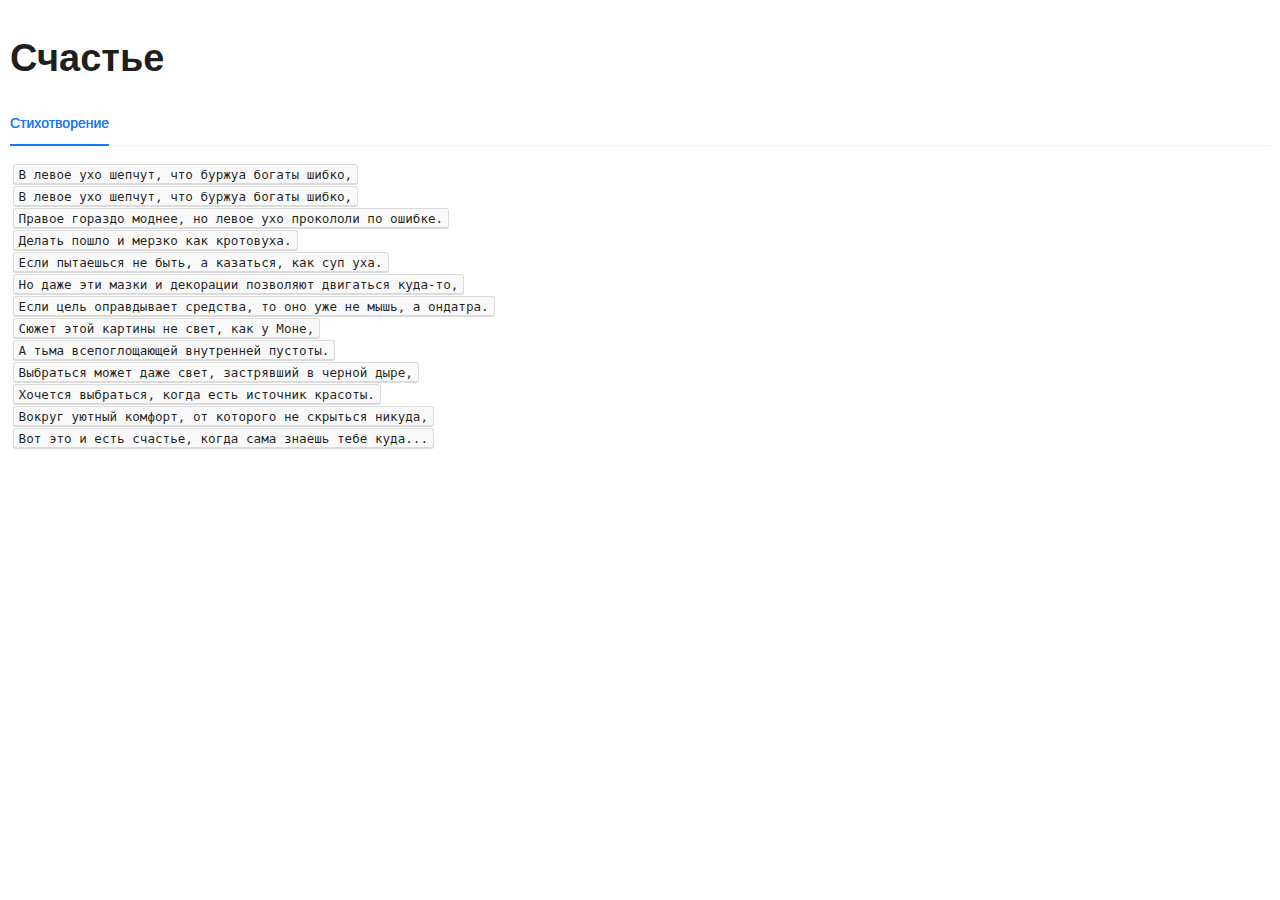
<file: fifth.html>
<!doctype html><html lang="en"><head><meta charset="utf-8"/><link rel="icon" href="./favicon.ico"/><meta name="viewport" content="width=device-width,initial-scale=1"/><meta name="theme-color" content="#000000"/><meta name="description" content="Web site created using create-react-app"/><link rel="apple-touch-icon" href="./logo192.png"/><link rel="manifest" href="./manifest.json"/><title>Rhyme</title><script defer="defer" src="./static/js/main.11cd1eaa.js"></script><link href="./static/css/main.382ec9a4.css" rel="stylesheet"></head><body><noscript>You need to enable JavaScript to run this app.</noscript><div id="root"></div></body></html>
</file>
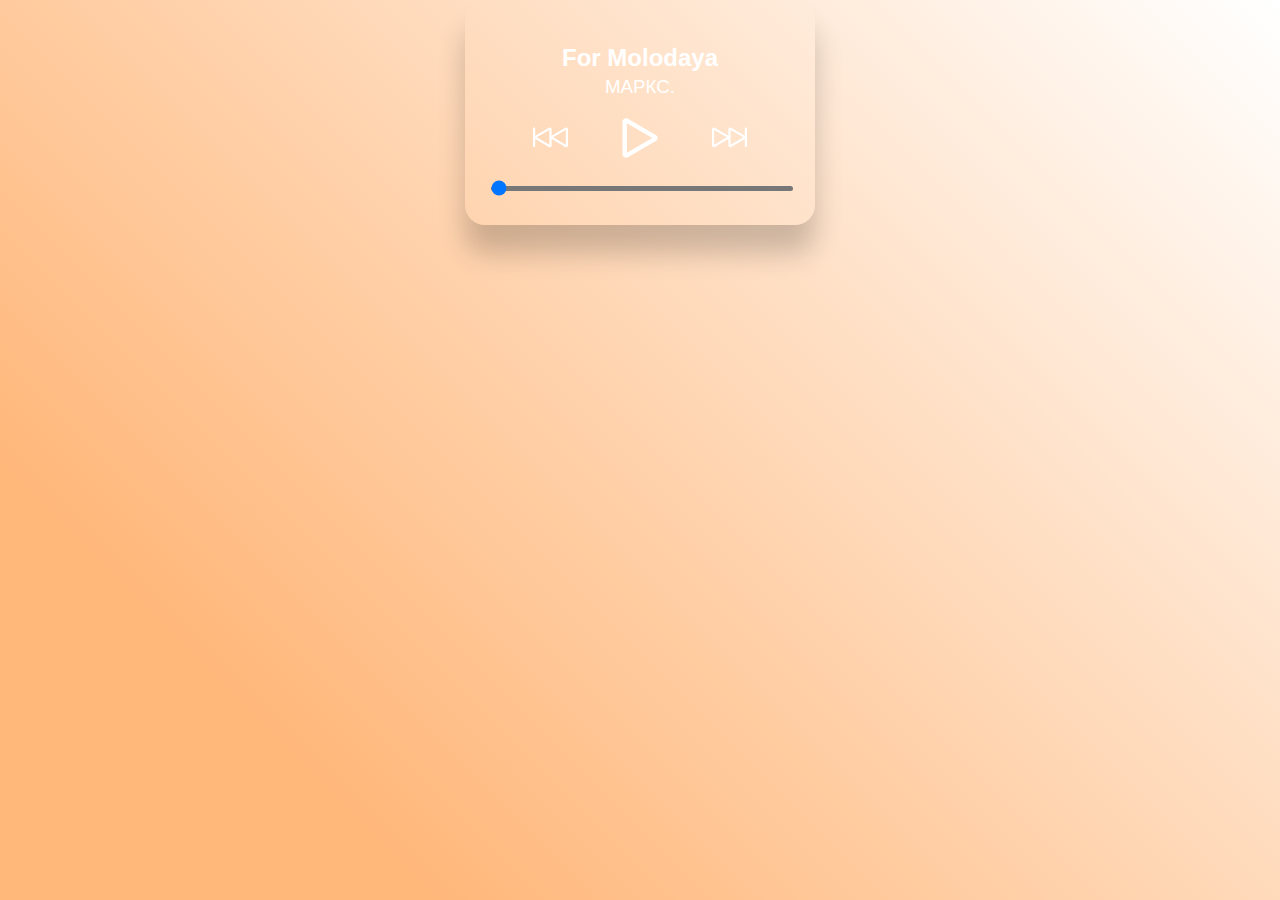
<file: final.html>
<!doctype html><html lang="en"><head><meta charset="utf-8"/><link rel="icon" href="./favicon.ico"/><meta name="viewport" content="width=device-width,initial-scale=1"/><meta name="theme-color" content="#000000"/><meta name="description" content="Web site created using create-react-app"/><link rel="apple-touch-icon" href="./logo192.png"/><link rel="manifest" href="./manifest.json"/><title>Rhyme</title><script defer="defer" src="./static/js/main.66dc31f0.js"></script><link href="./static/css/main.382ec9a4.css" rel="stylesheet"></head><body><noscript>You need to enable JavaScript to run this app.</noscript><div id="root"></div></body></html>
</file>
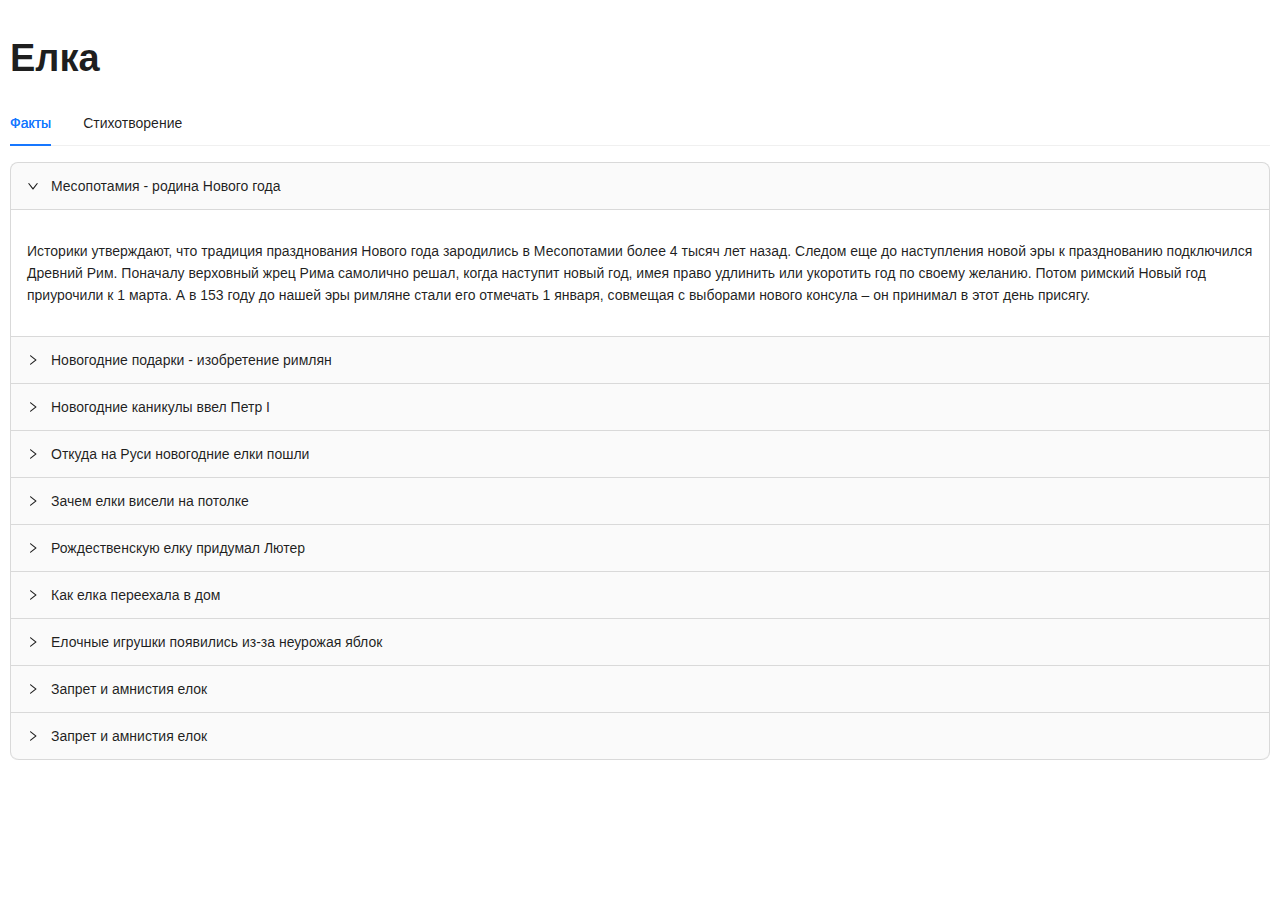
<file: first.html>
<!doctype html><html lang="en"><head><meta charset="utf-8"/><link rel="icon" href="./favicon.ico"/><meta name="viewport" content="width=device-width,initial-scale=1"/><meta name="theme-color" content="#000000"/><meta name="description" content="Web site created using create-react-app"/><link rel="apple-touch-icon" href="./logo192.png"/><link rel="manifest" href="./manifest.json"/><title>Rhyme</title><script defer="defer" src="./static/js/main.27a99339.js"></script><link href="./static/css/main.382ec9a4.css" rel="stylesheet"></head><body><noscript>You need to enable JavaScript to run this app.</noscript><div id="root"></div></body></html>
</file>
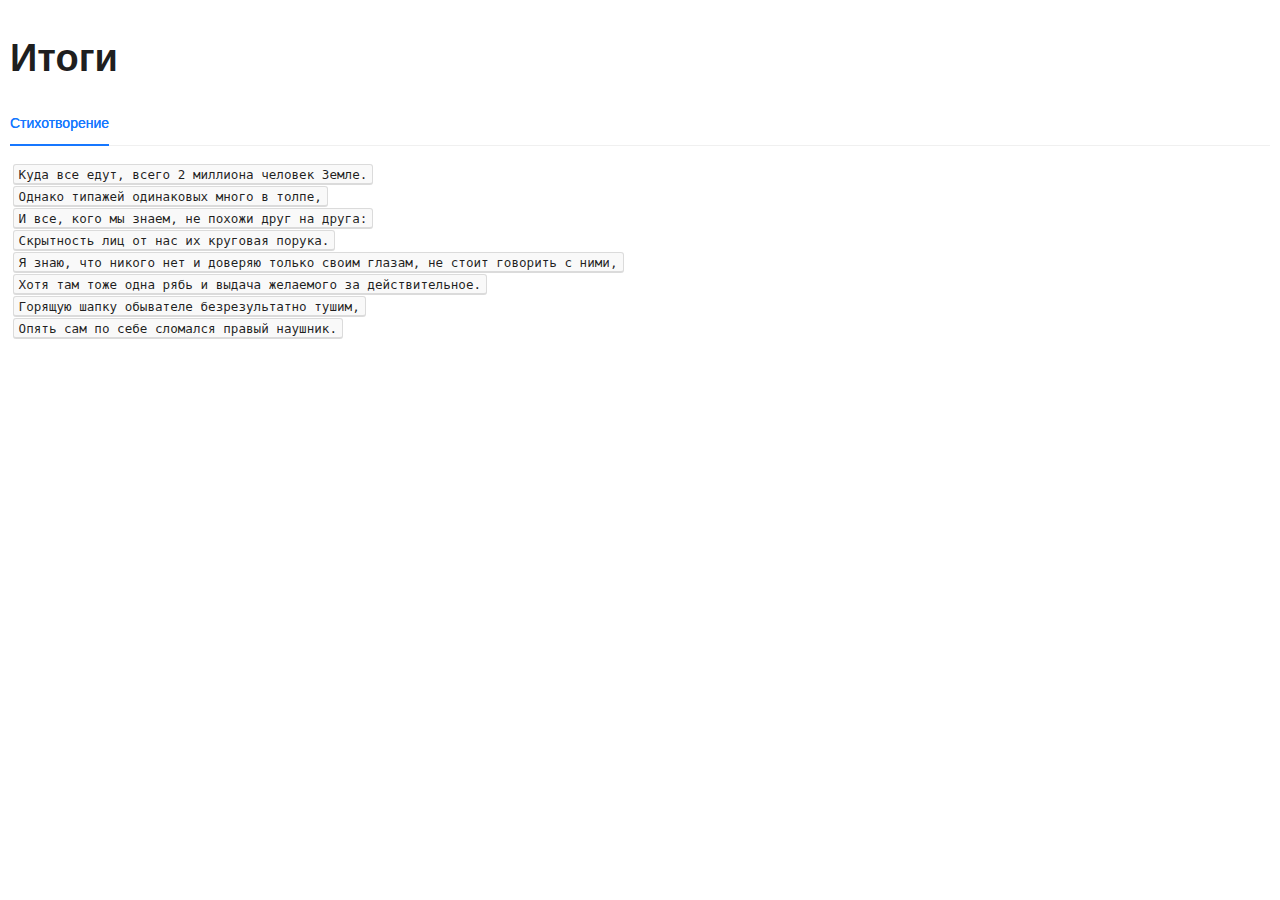
<file: fourth.html>
<!doctype html><html lang="en"><head><meta charset="utf-8"/><link rel="icon" href="./favicon.ico"/><meta name="viewport" content="width=device-width,initial-scale=1"/><meta name="theme-color" content="#000000"/><meta name="description" content="Web site created using create-react-app"/><link rel="apple-touch-icon" href="./logo192.png"/><link rel="manifest" href="./manifest.json"/><title>Rhyme</title><script defer="defer" src="./static/js/main.c7db7172.js"></script><link href="./static/css/main.382ec9a4.css" rel="stylesheet"></head><body><noscript>You need to enable JavaScript to run this app.</noscript><div id="root"></div></body></html>
</file>
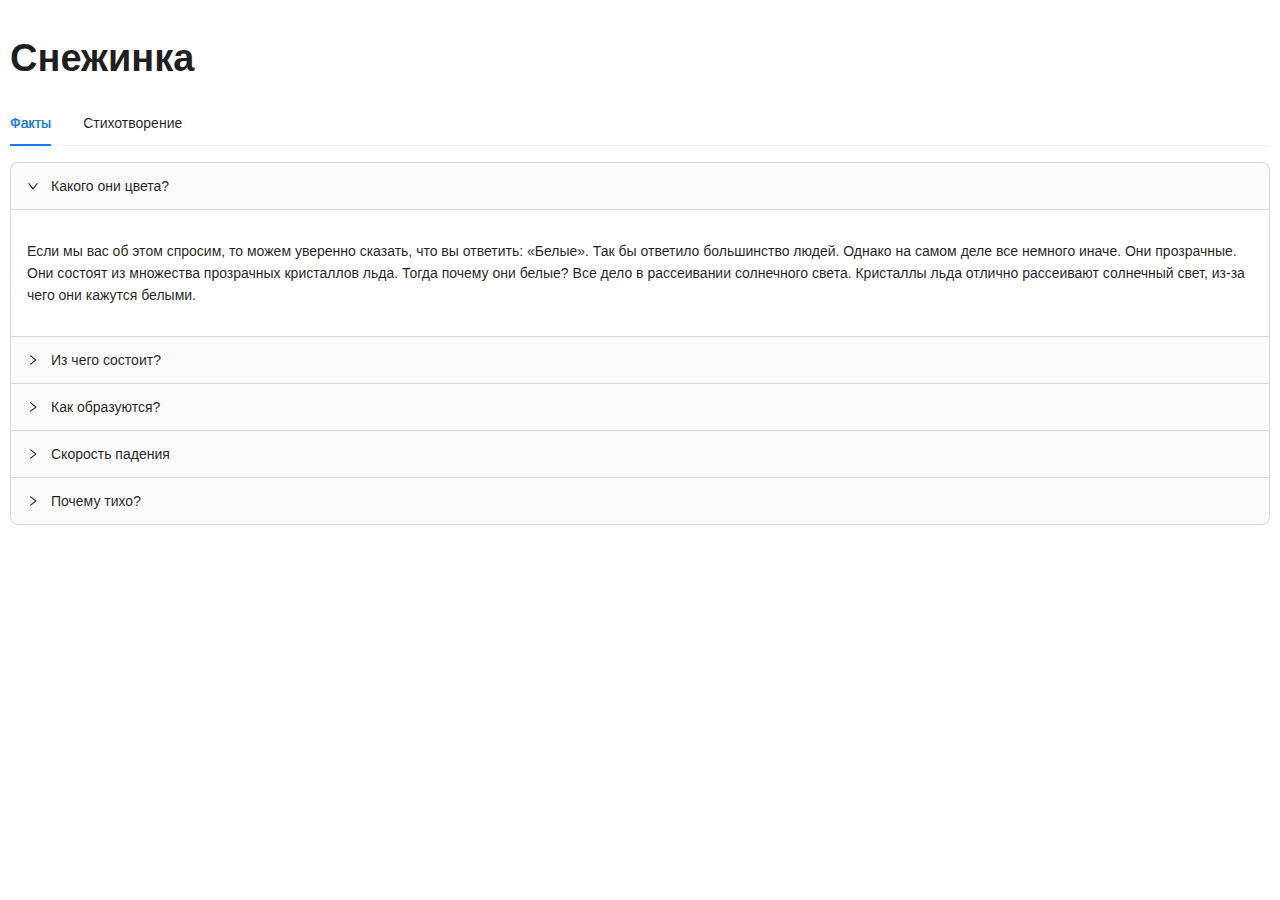
<file: second.html>
<!doctype html><html lang="en"><head><meta charset="utf-8"/><link rel="icon" href="./favicon.ico"/><meta name="viewport" content="width=device-width,initial-scale=1"/><meta name="theme-color" content="#000000"/><meta name="description" content="Web site created using create-react-app"/><link rel="apple-touch-icon" href="./logo192.png"/><link rel="manifest" href="./manifest.json"/><title>Rhyme</title><script defer="defer" src="./static/js/main.d36172fc.js"></script><link href="./static/css/main.382ec9a4.css" rel="stylesheet"></head><body><noscript>You need to enable JavaScript to run this app.</noscript><div id="root"></div></body></html>
</file>
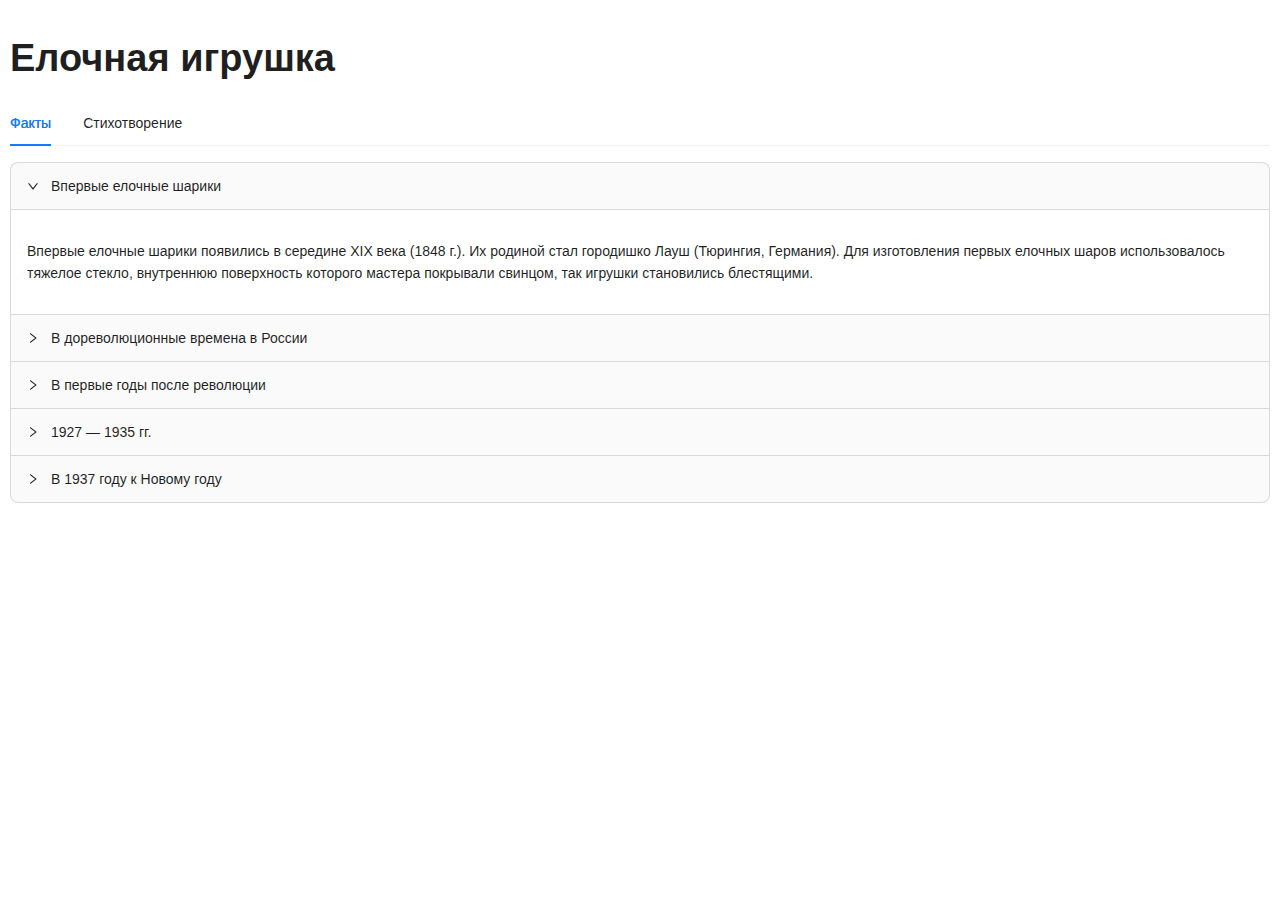
<file: third.html>
<!doctype html><html lang="en"><head><meta charset="utf-8"/><link rel="icon" href="./favicon.ico"/><meta name="viewport" content="width=device-width,initial-scale=1"/><meta name="theme-color" content="#000000"/><meta name="description" content="Web site created using create-react-app"/><link rel="apple-touch-icon" href="./logo192.png"/><link rel="manifest" href="./manifest.json"/><title>Rhyme</title><script defer="defer" src="./static/js/main.64f0c9eb.js"></script><link href="./static/css/main.382ec9a4.css" rel="stylesheet"></head><body><noscript>You need to enable JavaScript to run this app.</noscript><div id="root"></div></body></html>
</file>
<file: static/css/main.382ec9a4.css>
body{-webkit-font-smoothing:antialiased;-moz-osx-font-smoothing:grayscale;font-family:-apple-system,BlinkMacSystemFont,Segoe UI,Roboto,Oxygen,Ubuntu,Cantarell,Fira Sans,Droid Sans,Helvetica Neue,sans-serif;margin:0}code{font-family:source-code-pro,Menlo,Monaco,Consolas,Courier New,monospace}:root{--white:#fff}*{box-sizing:border-box}html{font-family:Arial,Helvetica,sans-serif;height:100%;transition:background .4s ease}button{background:none;border:none;cursor:pointer}input[type=range]{-webkit-appearance:none;background:#3b7677;border-radius:8px;cursor:pointer;height:5px;margin-bottom:10px;transition:background .2s ease;width:100%}.audio-player{border-radius:20px;box-shadow:0 28px 28px rgba(0,0,0,.2);color:#fff;color:var(--white);margin:auto;max-width:350px;padding:24px}.artwork{border-radius:120px;display:block;height:200px;margin:auto;width:200px}.track-info{position:relative;text-align:center;z-index:1}.title{font-weight:700;margin-bottom:4px}.artist{font-weight:300;margin-top:0}.audio-controls{display:flex;justify-content:space-between;margin:0 auto 15px;width:75%}.audio-controls .next svg,.audio-controls .prev svg{height:35px;width:35px}.audio-controls .pause svg,.audio-controls .play svg{height:40px;width:40px}.audio-controls path{fill:#fff;fill:var(--white)}.color-backdrop{background:linear-gradient(45deg,var(--active-color) 20%,transparent 100%) no-repeat;bottom:0;left:0;position:absolute;right:0;top:0;z-index:-1}.color-backdrop.playing{-webkit-animation:colorChange 20s infinite alternate;animation:colorChange 20s infinite alternate}@-webkit-keyframes colorChange{0%{-webkit-filter:hue-rotate(0deg);filter:hue-rotate(0deg)}to{-webkit-filter:hue-rotate(1turn);filter:hue-rotate(1turn)}}@keyframes colorChange{0%{-webkit-filter:hue-rotate(0deg);filter:hue-rotate(0deg)}to{-webkit-filter:hue-rotate(1turn);filter:hue-rotate(1turn)}}.App{text-align:center}.App-logo{height:40vmin;pointer-events:none}@media (prefers-reduced-motion:no-preference){.App-logo{-webkit-animation:App-logo-spin 20s linear infinite;animation:App-logo-spin 20s linear infinite}}.App-header{align-items:center;background-color:#282c34;color:#fff;display:flex;flex-direction:column;font-size:calc(10px + 2vmin);justify-content:center;min-height:100vh}.App-link{color:#61dafb}@-webkit-keyframes App-logo-spin{0%{-webkit-transform:rotate(0deg);transform:rotate(0deg)}to{-webkit-transform:rotate(1turn);transform:rotate(1turn)}}@keyframes App-logo-spin{0%{-webkit-transform:rotate(0deg);transform:rotate(0deg)}to{-webkit-transform:rotate(1turn);transform:rotate(1turn)}}
/*# sourceMappingURL=main.382ec9a4.css.map*/
</file>
